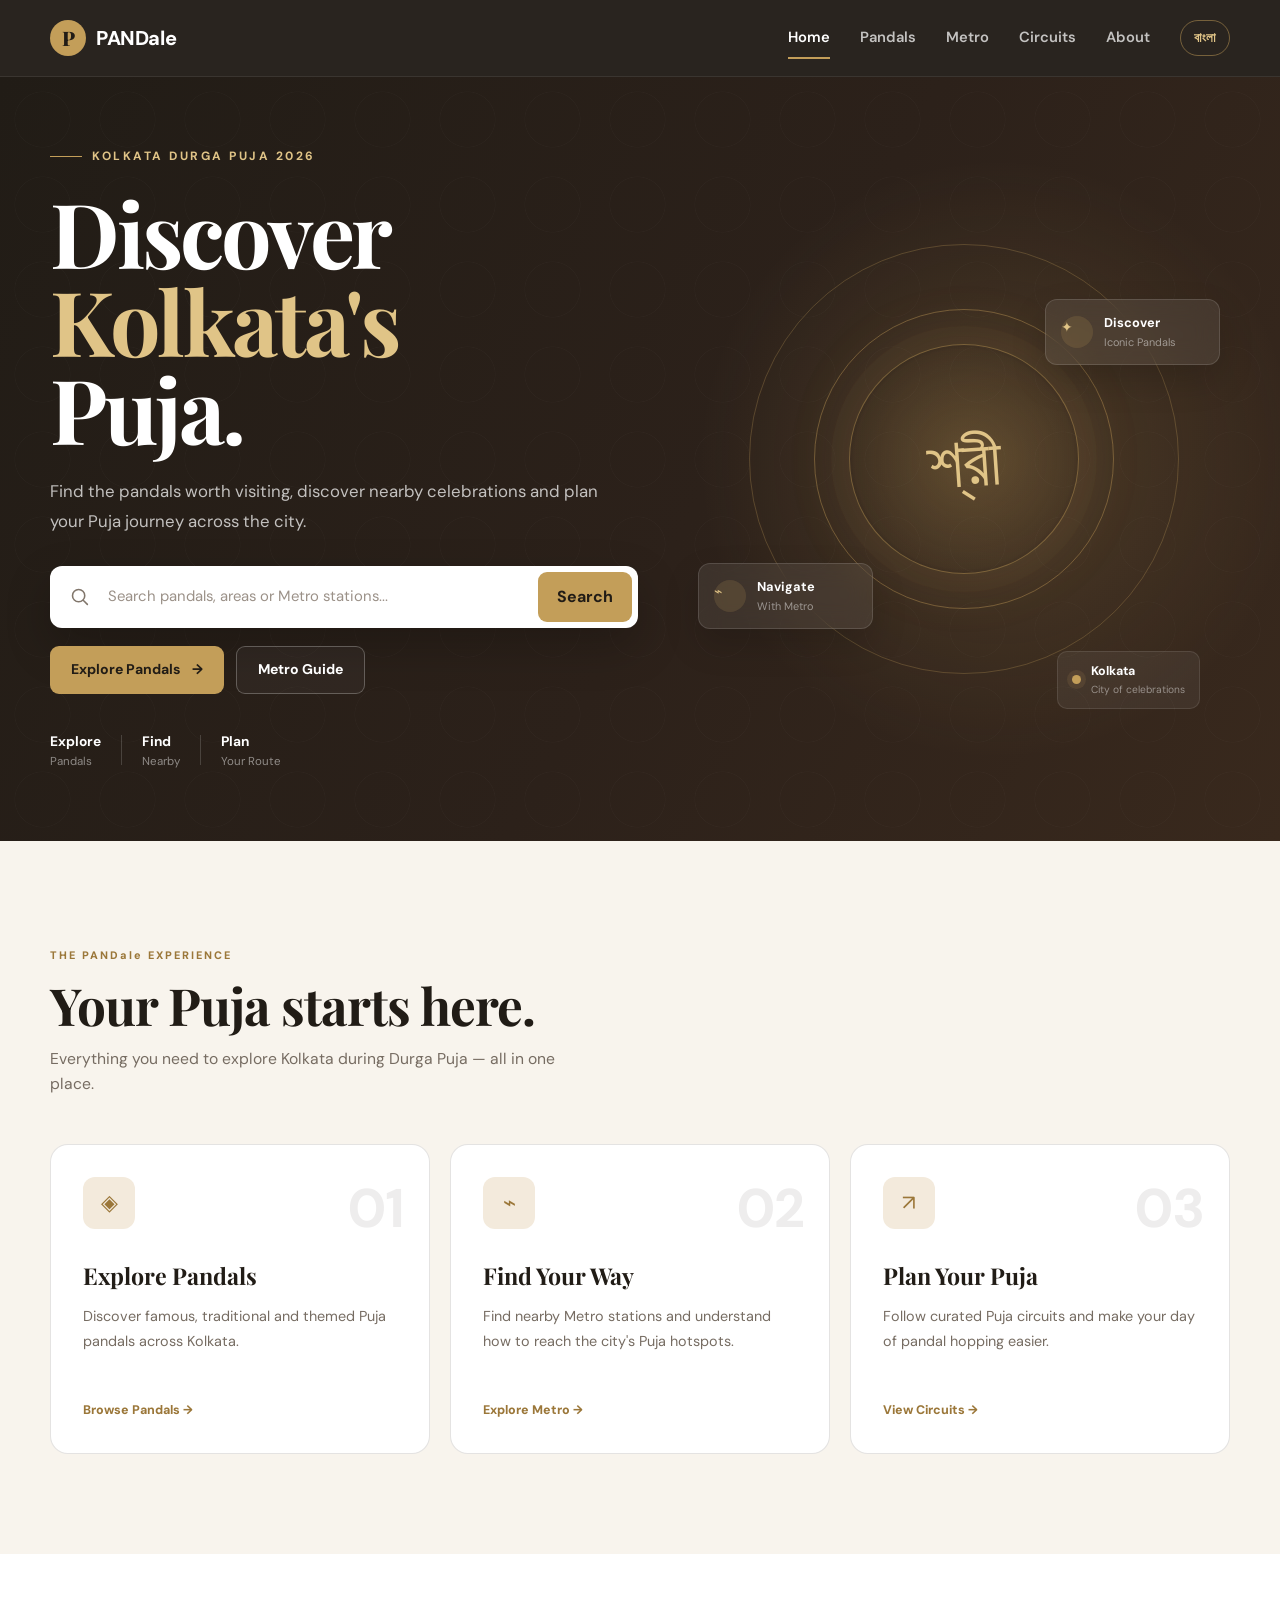
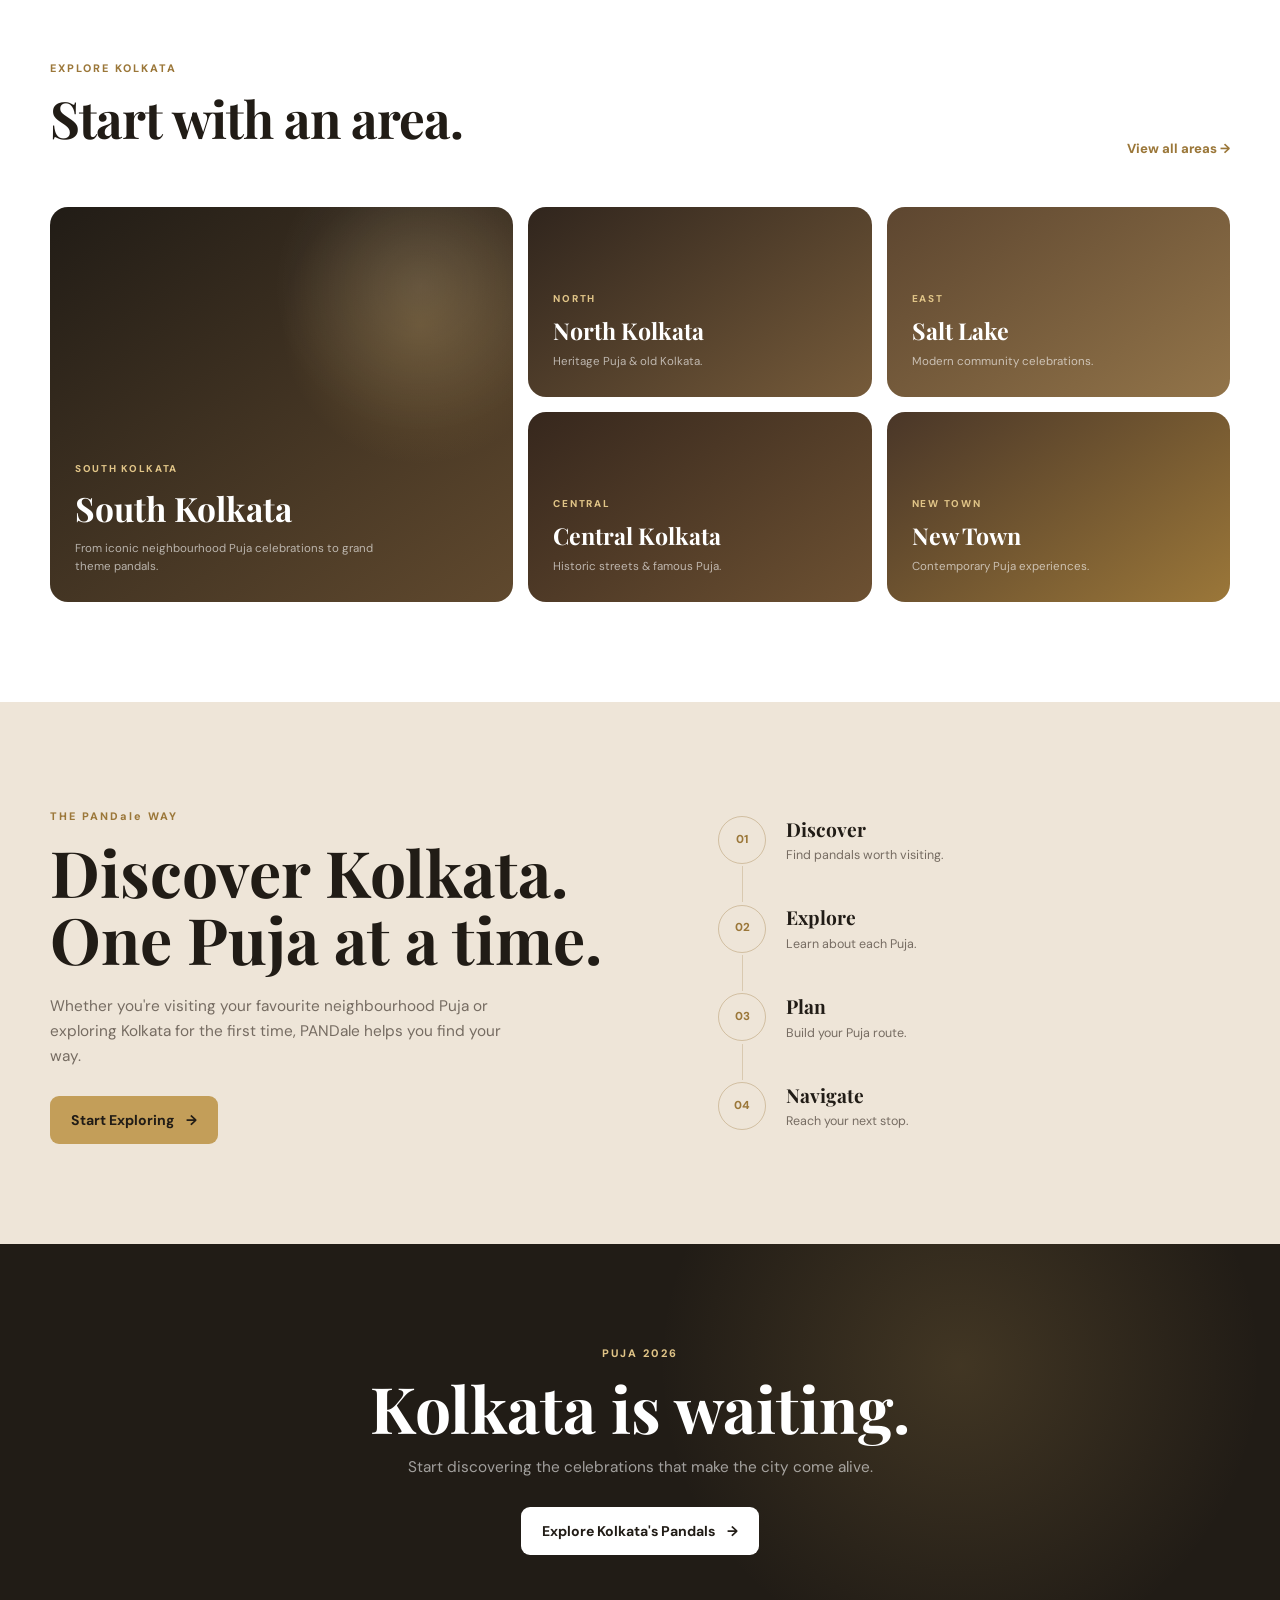
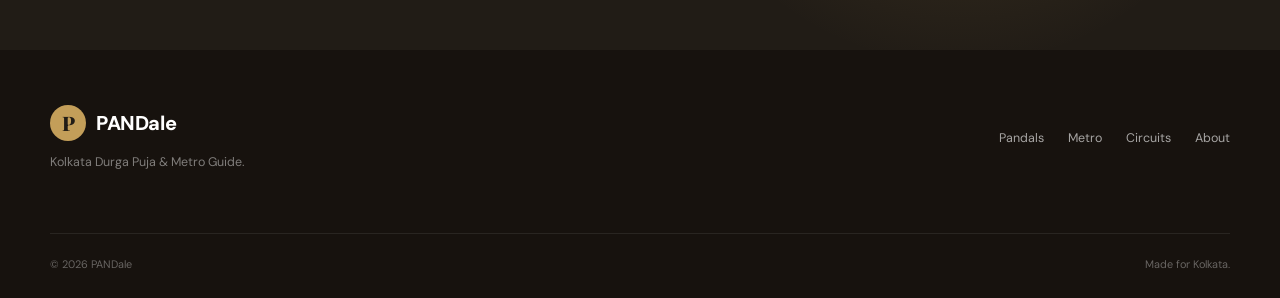
<file: index.html>
<!DOCTYPE html>
<html lang="en">

<head>

    <!-- =========================================
         BASIC PAGE SETTINGS
    ========================================== -->

    <meta charset="UTF-8">

    <meta
        name="viewport"
        content="width=device-width, initial-scale=1.0"
    >

    <meta
        name="description"
        content="PANDale — Kolkata Durga Puja & Metro Guide. Discover pandals, explore Puja areas and plan your Kolkata Puja journey."
    >

    <meta
        name="theme-color"
        content="#211c16"
    >

    <title>
        PANDale | Kolkata Durga Puja & Metro Guide
    </title>


    <!-- =========================================
         GOOGLE FONT
    ========================================== -->

    <link rel="preconnect" href="https://fonts.googleapis.com">

    <link
        rel="preconnect"
        href="https://fonts.gstatic.com"
        crossorigin
    >

    <link
        href="https://fonts.googleapis.com/css2?family=DM+Sans:wght@400;500;600;700&family=Playfair+Display:wght@600;700;800&display=swap"
        rel="stylesheet"
    >


    <!-- =========================================
         MAIN CSS
    ========================================== -->

    <link
        rel="stylesheet"
        href="css/style.css"
    >

</head>


<body>


    <!-- =========================================
         NAVIGATION
    ========================================== -->

    <header class="site-header">

        <div class="container navbar">


            <!-- LOGO -->

            <a
                href="index.html"
                class="logo"
                aria-label="PANDale Home"
            >

                <span class="logo-mark">P</span>

                <span class="logo-text">
                    PANDale
                </span>

            </a>


            <!-- DESKTOP NAVIGATION -->

            <nav
                class="desktop-nav"
                aria-label="Main Navigation"
            >

                <a
                    href="index.html"
                    class="nav-link active"
                >
                    Home
                </a>

                <a
                    href="pandals.html"
                    class="nav-link"
                >
                    Pandals
                </a>

                <a
                    href="metro.html"
                    class="nav-link"
                >
                    Metro
                </a>

                <a
                    href="circuits.html"
                    class="nav-link"
                >
                    Circuits
                </a>

                <a
                    href="about.html"
                    class="nav-link"
                >
                    About
                </a>

            </nav>


            <!-- LANGUAGE -->

            <button
                class="language-btn"
                type="button"
                aria-label="Change language"
            >

                <span>বাংলা</span>

            </button>


            <!-- MOBILE MENU BUTTON -->

            <button
                class="mobile-menu-btn"
                type="button"
                aria-label="Open menu"
                aria-expanded="false"
            >

                <span></span>
                <span></span>
                <span></span>

            </button>

        </div>


        <!-- MOBILE NAVIGATION -->

        <div class="mobile-nav">

            <a href="index.html">
                Home
            </a>

            <a href="pandals.html">
                Pandals
            </a>

            <a href="metro.html">
                Metro Guide
            </a>

            <a href="circuits.html">
                Puja Circuits
            </a>

            <a href="about.html">
                About PANDale
            </a>

        </div>

    </header>



    <!-- =========================================
         MAIN CONTENT
    ========================================== -->

    <main>


        <!-- =====================================
             HERO SECTION
        ====================================== -->

        <section class="hero">

            <div class="hero-pattern"></div>

            <div class="container hero-container">


                <!-- HERO CONTENT -->

                <div class="hero-content">

                    <div class="hero-eyebrow">

                        <span class="eyebrow-line"></span>

                        KOLKATA DURGA PUJA 2026

                    </div>


                    <h1>

                        Discover

                        <span>Kolkata's</span>

                        Puja.

                    </h1>


                    <p class="hero-description">

                        Find the pandals worth visiting,
                        discover nearby celebrations and
                        plan your Puja journey across the city.

                    </p>


                    <!-- SEARCH -->

                    <div class="hero-search">

                        <div class="search-icon">

                            <svg
                                width="21"
                                height="21"
                                viewBox="0 0 24 24"
                                fill="none"
                                xmlns="http://www.w3.org/2000/svg"
                            >

                                <circle
                                    cx="11"
                                    cy="11"
                                    r="7"
                                    stroke="currentColor"
                                    stroke-width="1.8"
                                />

                                <path
                                    d="M16.5 16.5L21 21"
                                    stroke="currentColor"
                                    stroke-width="1.8"
                                    stroke-linecap="round"
                                />

                            </svg>

                        </div>


                        <input
                            type="text"
                            placeholder="Search pandals, areas or Metro stations..."
                            aria-label="Search pandals"
                        >


                        <button
                            type="button"
                            class="search-btn"
                        >

                            Search

                        </button>

                    </div>


                    <!-- HERO BUTTONS -->

                    <div class="hero-actions">

                        <a
                            href="pandals.html"
                            class="btn btn-primary"
                        >

                            Explore Pandals

                            <span>→</span>

                        </a>


                        <a
                            href="metro.html"
                            class="btn btn-secondary"
                        >

                            Metro Guide

                        </a>

                    </div>


                    <!-- HERO QUICK INFO -->

                    <div class="hero-info">

                        <div class="hero-info-item">

                            <strong>Explore</strong>

                            <span>Pandals</span>

                        </div>


                        <div class="hero-info-divider"></div>


                        <div class="hero-info-item">

                            <strong>Find</strong>

                            <span>Nearby</span>

                        </div>


                        <div class="hero-info-divider"></div>


                        <div class="hero-info-item">

                            <strong>Plan</strong>

                            <span>Your Route</span>

                        </div>

                    </div>

                </div>


                <!-- HERO VISUAL -->

                <div class="hero-visual">

                    <div class="hero-circle circle-one"></div>

                    <div class="hero-circle circle-two"></div>


                    <div class="hero-symbol">

                        <span>শ্রী</span>

                    </div>


                    <div class="hero-location-card">

                        <div class="location-dot"></div>

                        <div>

                            <strong>Kolkata</strong>

                            <span>City of celebrations</span>

                        </div>

                    </div>


                    <div class="floating-card floating-card-top">

                        <span class="floating-icon">✦</span>

                        <div>

                            <strong>Discover</strong>

                            <span>Iconic Pandals</span>

                        </div>

                    </div>


                    <div class="floating-card floating-card-bottom">

                        <span class="floating-icon">⌁</span>

                        <div>

                            <strong>Navigate</strong>

                            <span>With Metro</span>

                        </div>

                    </div>

                </div>

            </div>

        </section>



        <!-- =====================================
             INTRO SECTION
        ====================================== -->

        <section class="section intro-section">

            <div class="container">

                <div class="section-heading">

                    <span class="section-label">
                        THE PANDale EXPERIENCE
                    </span>

                    <h2>
                        Your Puja starts here.
                    </h2>

                    <p>
                        Everything you need to explore
                        Kolkata during Durga Puja —
                        all in one place.
                    </p>

                </div>


                <div class="experience-grid">


                    <!-- CARD 1 -->

                    <a
                        href="pandals.html"
                        class="experience-card"
                    >

                        <div class="experience-number">
                            01
                        </div>

                        <div class="experience-icon">
                            ◈
                        </div>

                        <h3>
                            Explore Pandals
                        </h3>

                        <p>
                            Discover famous, traditional and
                            themed Puja pandals across Kolkata.
                        </p>

                        <span class="card-link">
                            Browse Pandals →
                        </span>

                    </a>


                    <!-- CARD 2 -->

                    <a
                        href="metro.html"
                        class="experience-card"
                    >

                        <div class="experience-number">
                            02
                        </div>

                        <div class="experience-icon">
                            ⌁
                        </div>

                        <h3>
                            Find Your Way
                        </h3>

                        <p>
                            Find nearby Metro stations and
                            understand how to reach the city's
                            Puja hotspots.
                        </p>

                        <span class="card-link">
                            Explore Metro →
                        </span>

                    </a>


                    <!-- CARD 3 -->

                    <a
                        href="circuits.html"
                        class="experience-card"
                    >

                        <div class="experience-number">
                            03
                        </div>

                        <div class="experience-icon">
                            ↗
                        </div>

                        <h3>
                            Plan Your Puja
                        </h3>

                        <p>
                            Follow curated Puja circuits and
                            make your day of pandal hopping easier.
                        </p>

                        <span class="card-link">
                            View Circuits →
                        </span>

                    </a>

                </div>

            </div>

        </section>



        <!-- =====================================
             POPULAR AREAS
        ====================================== -->

        <section class="section areas-section">

            <div class="container">


                <div class="section-heading split-heading">

                    <div>

                        <span class="section-label">
                            EXPLORE KOLKATA
                        </span>

                        <h2>
                            Start with an area.
                        </h2>

                    </div>


                    <a
                        href="pandals.html"
                        class="text-link"
                    >
                        View all areas →
                    </a>

                </div>


                <div class="areas-grid">


                    <a
                        href="pandals.html"
                        class="area-card area-large"
                    >

                        <div class="area-overlay"></div>

                        <div class="area-content">

                            <span>
                                SOUTH KOLKATA
                            </span>

                            <h3>
                                South Kolkata
                            </h3>

                            <p>
                                From iconic neighbourhood
                                Puja celebrations to grand
                                theme pandals.
                            </p>

                        </div>

                    </a>


                    <a
                        href="pandals.html"
                        class="area-card"
                    >

                        <div class="area-content">

                            <span>
                                NORTH
                            </span>

                            <h3>
                                North Kolkata
                            </h3>

                            <p>
                                Heritage Puja & old Kolkata.
                            </p>

                        </div>

                    </a>


                    <a
                        href="pandals.html"
                        class="area-card"
                    >

                        <div class="area-content">

                            <span>
                                EAST
                            </span>

                            <h3>
                                Salt Lake
                            </h3>

                            <p>
                                Modern community celebrations.
                            </p>

                        </div>

                    </a>


                    <a
                        href="pandals.html"
                        class="area-card"
                    >

                        <div class="area-content">

                            <span>
                                CENTRAL
                            </span>

                            <h3>
                                Central Kolkata
                            </h3>

                            <p>
                                Historic streets & famous Puja.
                            </p>

                        </div>

                    </a>


                    <a
                        href="pandals.html"
                        class="area-card"
                    >

                        <div class="area-content">

                            <span>
                                NEW TOWN
                            </span>

                            <h3>
                                New Town
                            </h3>

                            <p>
                                Contemporary Puja experiences.
                            </p>

                        </div>

                    </a>

                </div>

            </div>

        </section>



        <!-- =====================================
             PUJA JOURNEY
        ====================================== -->

        <section class="section journey-section">

            <div class="container">


                <div class="journey-wrapper">


                    <div class="journey-content">

                        <span class="section-label">
                            THE PANDale WAY
                        </span>

                        <h2>
                            Discover Kolkata.
                            <br>
                            One Puja at a time.
                        </h2>

                        <p>
                            Whether you're visiting your
                            favourite neighbourhood Puja or
                            exploring Kolkata for the first time,
                            PANDale helps you find your way.
                        </p>


                        <a
                            href="pandals.html"
                            class="btn btn-primary"
                        >
                            Start Exploring
                            <span>→</span>
                        </a>

                    </div>


                    <div class="journey-steps">


                        <div class="journey-step">

                            <div class="step-number">
                                01
                            </div>

                            <div>

                                <h3>
                                    Discover
                                </h3>

                                <p>
                                    Find pandals worth visiting.
                                </p>

                            </div>

                        </div>


                        <div class="journey-line"></div>


                        <div class="journey-step">

                            <div class="step-number">
                                02
                            </div>

                            <div>

                                <h3>
                                    Explore
                                </h3>

                                <p>
                                    Learn about each Puja.
                                </p>

                            </div>

                        </div>


                        <div class="journey-line"></div>


                        <div class="journey-step">

                            <div class="step-number">
                                03
                            </div>

                            <div>

                                <h3>
                                    Plan
                                </h3>

                                <p>
                                    Build your Puja route.
                                </p>

                            </div>

                        </div>


                        <div class="journey-line"></div>


                        <div class="journey-step">

                            <div class="step-number">
                                04
                            </div>

                            <div>

                                <h3>
                                    Navigate
                                </h3>

                                <p>
                                    Reach your next stop.
                                </p>

                            </div>

                        </div>

                    </div>

                </div>

            </div>

        </section>



        <!-- =====================================
             FINAL CTA
        ====================================== -->

        <section class="cta-section">

            <div class="container">

                <div class="cta-content">

                    <span class="section-label">
                        PUJA 2026
                    </span>

                    <h2>
                        Kolkata is waiting.
                    </h2>

                    <p>
                        Start discovering the celebrations
                        that make the city come alive.
                    </p>

                    <a
                        href="pandals.html"
                        class="btn btn-light"
                    >
                        Explore Kolkata's Pandals
                        <span>→</span>
                    </a>

                </div>

            </div>

        </section>

    </main>



    <!-- =========================================
         FOOTER
    ========================================== -->

    <footer class="site-footer">

        <div class="container footer-container">


            <div class="footer-brand">

                <a
                    href="index.html"
                    class="logo"
                >

                    <span class="logo-mark">
                        P
                    </span>

                    <span class="logo-text">
                        PANDale
                    </span>

                </a>

                <p>
                    Kolkata Durga Puja & Metro Guide.
                </p>

            </div>


            <div class="footer-links">

                <a href="pandals.html">
                    Pandals
                </a>

                <a href="metro.html">
                    Metro
                </a>

                <a href="circuits.html">
                    Circuits
                </a>

                <a href="about.html">
                    About
                </a>

            </div>


            <div class="footer-bottom">

                <span>
                    © 2026 PANDale
                </span>

                <span>
                    Made for Kolkata.
                </span>

            </div>

        </div>

    </footer>



    <!-- =========================================
         JAVASCRIPT
    ========================================== -->

    <script src="js/app.js"></script>

</body>

</html>
</file>
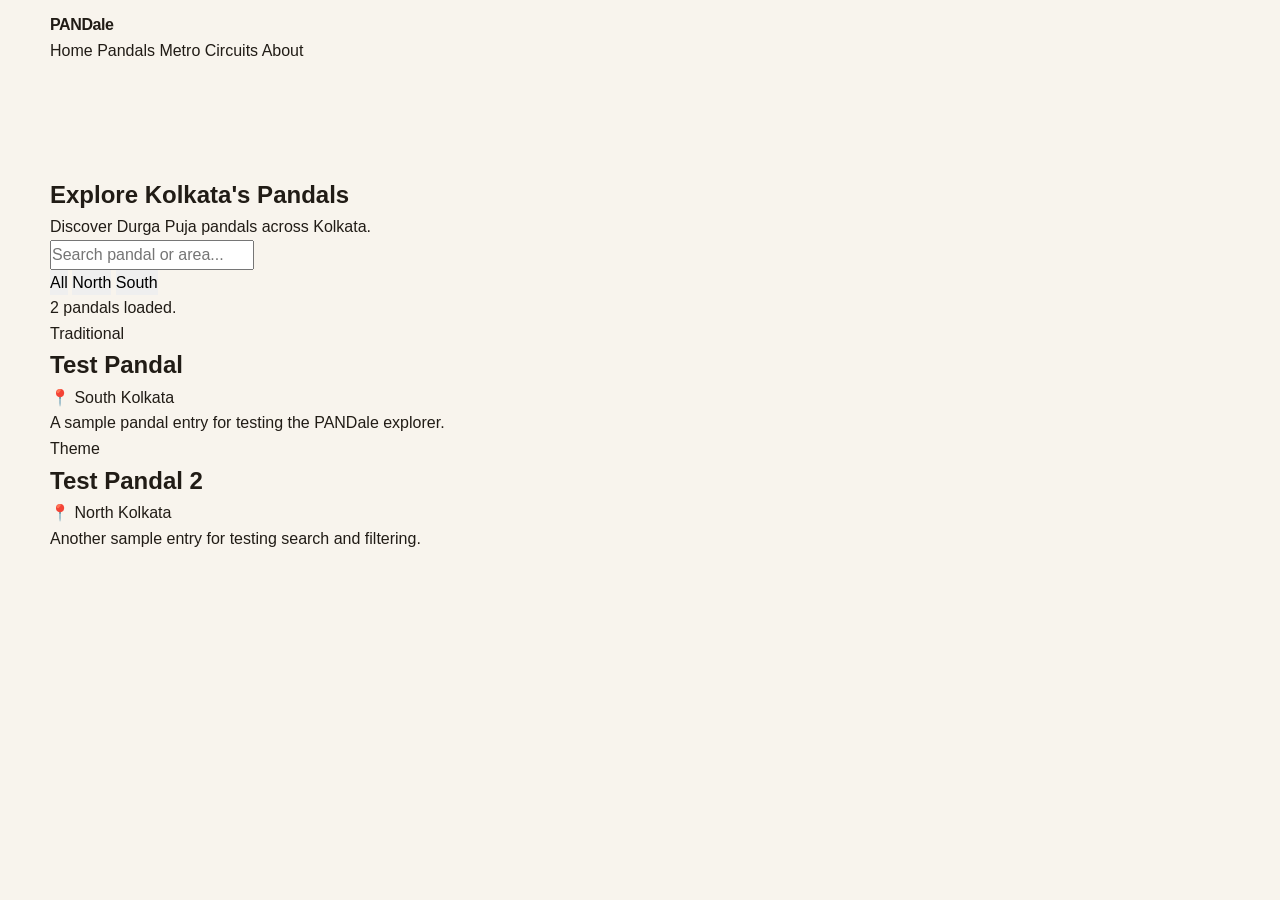
<file: pandals.html>
<!DOCTYPE html>
<html lang="en">

<head>
    <meta charset="UTF-8">

    <meta
        name="viewport"
        content="width=device-width, initial-scale=1.0"
    >

    <title>Pandals | PANDale Kolkata</title>

    <meta
        name="description"
        content="Explore Durga Puja pandals across Kolkata with PANDale."
    >

    <link
        rel="stylesheet"
        href="./css/style.css"
    >
</head>


<body>

    <!-- =========================================
         NAVIGATION
    ========================================== -->

    <header>
        <nav class="navbar">

            <div class="container nav-inner">

                <a
                    href="./index.html"
                    class="logo"
                >
                    PANDale
                </a>


                <div class="nav-links">

                    <a href="./index.html">
                        Home
                    </a>

                    <a
                        href="./pandals.html"
                        class="active"
                    >
                        Pandals
                    </a>

                    <a href="./metro.html">
                        Metro
                    </a>

                    <a href="./circuits.html">
                        Circuits
                    </a>

                    <a href="./about.html">
                        About
                    </a>

                </div>

            </div>

        </nav>
    </header>



    <!-- =========================================
         MAIN CONTENT
    ========================================== -->

    <main>

        <section class="section">

            <div class="container">


                <!-- PAGE TITLE -->

                <h1>
                    Explore Kolkata's Pandals
                </h1>


                <p>
                    Discover Durga Puja pandals across Kolkata.
                </p>



                <!-- =================================
                     SEARCH
                ================================== -->

                <div class="pandal-search">

                    <input
                        type="text"
                        id="pandalSearch"
                        placeholder="Search pandal or area..."
                        autocomplete="off"
                    >

                </div>



                <!-- =================================
                     FILTERS
                ================================== -->

                <div class="pandal-filter">

                    <button
                        type="button"
                        class="filter-btn active"
                        data-zone="all"
                    >
                        All
                    </button>


                    <button
                        type="button"
                        class="filter-btn"
                        data-zone="North"
                    >
                        North
                    </button>


                    <button
                        type="button"
                        class="filter-btn"
                        data-zone="South"
                    >
                        South
                    </button>

                </div>



                <!-- =================================
                     STATUS
                ================================== -->

                <div id="pandalStatus">

                    <p>
                        Loading pandals...
                    </p>

                </div>



                <!-- =================================
                     PANDAL GRID
                ================================== -->

                <div
                    id="pandalGrid"
                    class="pandal-grid"
                >
                </div>


            </div>

        </section>

    </main>



    <!-- =========================================
         PANDAL JAVASCRIPT
    ========================================== -->

    <script>

        /* -----------------------------------------
           GLOBAL VARIABLES
        ------------------------------------------ */

        let allPandals = [];

        let selectedZone = "all";



        /* -----------------------------------------
           LOAD PANDALS FROM JSON
        ------------------------------------------ */

        async function loadPandals() {

            const status =
                document.getElementById("pandalStatus");

            const grid =
                document.getElementById("pandalGrid");


            try {

                const response =
                    await fetch("./data/pandals.json");


                /* Check if JSON file exists */

                if (!response.ok) {

                    throw new Error(
                        "JSON file could not be loaded. HTTP status: "
                        + response.status
                    );

                }


                /* Convert response into JSON */

                const data =
                    await response.json();


                /* Check JSON structure */

                if (
                    !data ||
                    !Array.isArray(data.pandals)
                ) {

                    throw new Error(
                        "Invalid JSON structure. Expected a 'pandals' array."
                    );

                }


                /* Store data */

                allPandals =
                    data.pandals;


                /* Update status */

                status.innerHTML =
                    "<p>" +
                    allPandals.length +
                    " pandals loaded.</p>";


                /* Display pandals */

                displayPandals();


            } catch (error) {

                console.error(
                    "PANDale Error:",
                    error
                );


                status.innerHTML = `
                    <div class="empty-state">

                        <h2>
                            Unable to Load Pandals
                        </h2>

                        <p>
                            There was a problem loading the
                            pandal data.
                        </p>

                    </div>
                `;


                grid.innerHTML = "";

            }

        }



        /* -----------------------------------------
           DISPLAY PANDALS
        ------------------------------------------ */

        function displayPandals() {

            const grid =
                document.getElementById("pandalGrid");


            const searchInput =
                document.getElementById("pandalSearch");


            const searchText =
                searchInput.value
                    .trim()
                    .toLowerCase();


            /* Filter data */

            const filteredPandals =
                allPandals.filter(function(pandal) {


                    /* Search match */

                    const name =
                        String(
                            pandal.name || ""
                        ).toLowerCase();


                    const area =
                        String(
                            pandal.area || ""
                        ).toLowerCase();


                    const matchesSearch =
                        name.includes(searchText) ||
                        area.includes(searchText);


                    /* Zone match */

                    const matchesZone =
                        selectedZone === "all" ||
                        pandal.zone === selectedZone;


                    return (
                        matchesSearch &&
                        matchesZone
                    );

                });


            /* Clear previous cards */

            grid.innerHTML = "";


            /* No results */

            if (
                filteredPandals.length === 0
            ) {

                grid.innerHTML = `
                    <div class="empty-state">

                        <h2>
                            No Pandals Found
                        </h2>

                        <p>
                            Try another search or filter.
                        </p>

                    </div>
                `;

                return;

            }



            /* Create cards */

            filteredPandals.forEach(
                function(pandal) {


                    const card =
                        document.createElement(
                            "article"
                        );


                    card.className =
                        "pandal-card";


                    card.innerHTML = `

                        <div class="pandal-card-content">

                            <span class="pandal-category">
                                ${pandal.category || "Pandal"}
                            </span>


                            <h2>
                                ${pandal.name || "Unnamed Pandal"}
                            </h2>


                            <p class="pandal-area">
                                📍 ${pandal.area || "Kolkata"}
                            </p>


                            <p>
                                ${
                                    pandal.description ||
                                    "Durga Puja pandal information."
                                }
                            </p>

                        </div>

                    `;


                    grid.appendChild(card);

                }
            );

        }



        /* -----------------------------------------
           SEARCH EVENT
        ------------------------------------------ */

        document
            .getElementById("pandalSearch")
            .addEventListener(
                "input",
                function() {

                    displayPandals();

                }
            );



        /* -----------------------------------------
           FILTER EVENTS
        ------------------------------------------ */

        document
            .querySelectorAll(".filter-btn")
            .forEach(
                function(button) {


                    button.addEventListener(
                        "click",
                        function() {


                            /* Remove active
                               from all buttons */

                            document
                                .querySelectorAll(
                                    ".filter-btn"
                                )
                                .forEach(
                                    function(btn) {

                                        btn.classList
                                            .remove(
                                                "active"
                                            );

                                    }
                                );


                            /* Activate
                               selected button */

                            this.classList.add(
                                "active"
                            );


                            /* Store zone */

                            selectedZone =
                                this.dataset.zone;


                            /* Refresh cards */

                            displayPandals();

                        }
                    );

                }
            );



        /* -----------------------------------------
           START APPLICATION
        ------------------------------------------ */

        loadPandals();

    </script>

</body>

</html>
</file>
<file: css/style.css>
/* =========================================================
   PANDale — Kolkata Durga Puja & Metro Guide
   MAIN STYLESHEET
========================================================= */


/* =========================================================
   01. RESET
========================================================= */

* {
    margin: 0;
    padding: 0;
    box-sizing: border-box;
}

html {
    scroll-behavior: smooth;
}

body {
    font-family: "DM Sans", Arial, sans-serif;
    background: #f8f4ed;
    color: #211c16;
    line-height: 1.6;
    overflow-x: hidden;
}

a {
    color: inherit;
    text-decoration: none;
}

button,
input {
    font: inherit;
}

button {
    border: 0;
}

img {
    max-width: 100%;
    display: block;
}


/* =========================================================
   02. VARIABLES
========================================================= */

:root {

    --dark: #211c16;

    --dark-soft: #30251d;

    --gold: #c39e59;

    --gold-light: #e0c487;

    --cream: #f8f4ed;

    --cream-dark: #eee5d8;

    --white: #ffffff;

    --text-muted: #766c62;

    --border: rgba(33, 28, 22, 0.12);

    --shadow: 0 18px 50px rgba(33, 28, 22, 0.10);

    --radius: 18px;

    --container: 1180px;
}


/* =========================================================
   03. GLOBAL CONTAINER
========================================================= */

.container {
    width: min(var(--container), calc(100% - 40px));
    margin: 0 auto;
}


/* =========================================================
   04. HEADER
========================================================= */

.site-header {
    position: sticky;
    top: 0;
    z-index: 1000;

    background: rgba(33, 28, 22, 0.96);

    color: var(--white);

    border-bottom: 1px solid rgba(255, 255, 255, 0.08);

    backdrop-filter: blur(14px);
}

.navbar {
    min-height: 76px;

    display: flex;
    align-items: center;
    justify-content: space-between;

    gap: 30px;
}


/* =========================================================
   LOGO
========================================================= */

.logo {
    display: inline-flex;
    align-items: center;
    gap: 10px;

    font-weight: 800;

    letter-spacing: -0.4px;
}

.logo-mark {
    width: 36px;
    height: 36px;

    display: grid;
    place-items: center;

    background: var(--gold);

    color: var(--dark);

    border-radius: 50%;

    font-family: "Playfair Display", serif;

    font-size: 20px;
    font-weight: 800;
}

.logo-text {
    font-size: 1.25rem;
}


/* =========================================================
   DESKTOP NAV
========================================================= */

.desktop-nav {
    display: flex;
    align-items: center;

    gap: 30px;

    margin-left: auto;
}

.nav-link {
    position: relative;

    color: rgba(255, 255, 255, 0.72);

    font-size: 0.92rem;
    font-weight: 600;

    transition: color 0.2s ease;
}

.nav-link:hover,
.nav-link.active {
    color: var(--white);
}

.nav-link.active::after {
    content: "";

    position: absolute;

    left: 0;
    right: 0;

    bottom: -9px;

    width: 100%;
    height: 2px;

    background: var(--gold);
}


/* =========================================================
   LANGUAGE BUTTON
========================================================= */

.language-btn {
    background: transparent;

    color: var(--gold-light);

    border: 1px solid rgba(195, 158, 89, 0.5);

    border-radius: 999px;

    padding: 7px 13px;

    cursor: pointer;

    font-size: 0.8rem;
    font-weight: 600;

    transition: 0.2s ease;
}

.language-btn:hover {
    background: var(--gold);

    color: var(--dark);
}


/* =========================================================
   MOBILE MENU
========================================================= */

.mobile-menu-btn {
    display: none;

    width: 42px;
    height: 42px;

    background: transparent;

    cursor: pointer;

    flex-direction: column;

    align-items: center;
    justify-content: center;

    gap: 5px;
}

.mobile-menu-btn span {
    display: block;

    width: 22px;
    height: 2px;

    background: var(--white);

    border-radius: 10px;
}

.mobile-nav {
    display: none;
}


/* =========================================================
   05. HERO
========================================================= */

.hero {
    position: relative;

    min-height: 700px;

    display: flex;
    align-items: center;

    overflow: hidden;

    background:

        radial-gradient(
            circle at 78% 50%,
            rgba(195, 158, 89, 0.18),
            transparent 28%
        ),

        linear-gradient(
            120deg,
            #211c16 0%,
            #2c211a 55%,
            #39291d 100%
        );

    color: var(--white);
}


/* =========================================================
   HERO PATTERN
========================================================= */

.hero-pattern {
    position: absolute;

    inset: 0;

    opacity: 0.09;

    background-image:

        radial-gradient(
            circle at center,
            transparent 0 45%,
            rgba(255,255,255,0.25) 46%,
            transparent 47%
        );

    background-size: 85px 85px;

    pointer-events: none;
}


/* =========================================================
   HERO CONTAINER
========================================================= */

.hero-container {
    position: relative;
    z-index: 2;

    display: grid;

    grid-template-columns: 1.05fr 0.95fr;

    align-items: center;

    gap: 60px;

    min-height: 700px;
}


/* =========================================================
   HERO CONTENT
========================================================= */

.hero-content {
    padding: 70px 0;
}

.hero-eyebrow {
    display: flex;
    align-items: center;

    gap: 10px;

    margin-bottom: 22px;

    color: var(--gold-light);

    font-size: 0.75rem;

    font-weight: 700;

    letter-spacing: 2.5px;
}

.eyebrow-line {
    width: 32px;
    height: 1px;

    background: var(--gold);
}

.hero h1 {
    max-width: 700px;

    margin-bottom: 24px;

    font-family: "Playfair Display", Georgia, serif;

    font-size: clamp(3.4rem, 7vw, 6.4rem);

    line-height: 0.98;

    letter-spacing: -3px;
}

.hero h1 span {
    display: block;

    color: var(--gold-light);
}

.hero-description {
    max-width: 570px;

    margin-bottom: 30px;

    color: rgba(255, 255, 255, 0.72);

    font-size: 1.05rem;

    line-height: 1.8;
}


/* =========================================================
   HERO SEARCH
========================================================= */

.hero-search {
    max-width: 630px;

    display: flex;
    align-items: center;

    background: var(--white);

    border-radius: 12px;

    padding: 6px;

    box-shadow: 0 18px 45px rgba(0, 0, 0, 0.22);

    margin-bottom: 18px;
}

.search-icon {
    display: grid;
    place-items: center;

    width: 46px;

    color: #81766b;
}

.hero-search input {
    flex: 1;

    min-width: 0;

    border: 0;
    outline: 0;

    background: transparent;

    color: var(--dark);

    padding: 12px 6px;

    font-size: 0.93rem;
}

.hero-search input::placeholder {
    color: #9b9188;
}

.search-btn {
    background: var(--gold);

    color: var(--dark);

    border-radius: 9px;

    padding: 12px 19px;

    font-weight: 700;

    cursor: pointer;

    transition: 0.2s ease;
}

.search-btn:hover {
    background: var(--gold-light);
}


/* =========================================================
   HERO BUTTONS
========================================================= */

.hero-actions {
    display: flex;

    align-items: center;

    gap: 12px;

    margin-bottom: 36px;
}

.btn {
    display: inline-flex;

    align-items: center;
    justify-content: center;

    gap: 12px;

    min-height: 48px;

    padding: 0 21px;

    border-radius: 9px;

    font-size: 0.88rem;

    font-weight: 700;

    cursor: pointer;

    transition:
        transform 0.2s ease,
        background 0.2s ease,
        color 0.2s ease;
}

.btn:hover {
    transform: translateY(-2px);
}

.btn-primary {
    background: var(--gold);

    color: var(--dark);
}

.btn-primary:hover {
    background: var(--gold-light);
}

.btn-secondary {
    border: 1px solid rgba(255, 255, 255, 0.25);

    color: var(--white);

    background: rgba(255, 255, 255, 0.04);
}

.btn-secondary:hover {
    background: rgba(255, 255, 255, 0.1);
}


/* =========================================================
   HERO INFO
========================================================= */

.hero-info {
    display: flex;

    align-items: center;

    gap: 20px;
}

.hero-info-item {
    display: flex;

    flex-direction: column;

    gap: 1px;
}

.hero-info-item strong {
    color: var(--white);

    font-size: 0.86rem;
}

.hero-info-item span {
    color: rgba(255, 255, 255, 0.48);

    font-size: 0.72rem;
}

.hero-info-divider {
    width: 1px;
    height: 30px;

    background: rgba(255, 255, 255, 0.16);
}


/* =========================================================
   HERO VISUAL
========================================================= */

.hero-visual {
    position: relative;

    min-height: 520px;

    display: grid;

    place-items: center;
}

.hero-circle {
    position: absolute;

    border-radius: 50%;

    border: 1px solid rgba(195, 158, 89, 0.28);
}

.circle-one {
    width: 430px;
    height: 430px;
}

.circle-two {
    width: 300px;
    height: 300px;

    border-color: rgba(195, 158, 89, 0.42);
}


/* =========================================================
   HERO SYMBOL
========================================================= */

.hero-symbol {
    position: relative;
    z-index: 2;

    width: 230px;
    height: 230px;

    display: grid;
    place-items: center;

    border-radius: 50%;

    background:

        radial-gradient(
            circle,
            rgba(195, 158, 89, 0.20),
            rgba(195, 158, 89, 0.03) 68%,
            transparent 70%
        );

    border: 1px solid rgba(195, 158, 89, 0.45);

    box-shadow:

        0 0 0 18px rgba(195, 158, 89, 0.03),
        0 0 70px rgba(195, 158, 89, 0.12);
}

.hero-symbol span {
    font-family: "Playfair Display", serif;

    color: var(--gold-light);

    font-size: 4.3rem;

    transform: rotate(-4deg);
}


/* =========================================================
   FLOATING CARDS
========================================================= */

.floating-card {
    position: absolute;
    z-index: 4;

    display: flex;
    align-items: center;

    gap: 11px;

    min-width: 175px;

    padding: 13px 15px;

    background: rgba(255, 255, 255, 0.08);

    border: 1px solid rgba(255, 255, 255, 0.13);

    border-radius: 12px;

    backdrop-filter: blur(12px);

    box-shadow: 0 15px 35px rgba(0, 0, 0, 0.15);
}

.floating-card strong,
.floating-card span {
    display: block;
}

.floating-card strong {
    color: var(--white);

    font-size: 0.8rem;
}

.floating-card div span {
    color: rgba(255, 255, 255, 0.48);

    font-size: 0.68rem;
}

.floating-icon {
    width: 32px;
    height: 32px;

    display: grid;
    place-items: center;

    border-radius: 50%;

    background: rgba(195, 158, 89, 0.17);

    color: var(--gold-light);

    font-size: 0.9rem;
}

.floating-card-top {
    top: 100px;
    right: 10px;
}

.floating-card-bottom {
    bottom: 90px;
    left: 0;
}


/* =========================================================
   LOCATION CARD
========================================================= */

.hero-location-card {
    position: absolute;

    bottom: 10px;
    right: 30px;

    display: flex;
    align-items: center;

    gap: 10px;

    padding: 10px 14px;

    background: rgba(255, 255, 255, 0.06);

    border: 1px solid rgba(255, 255, 255, 0.10);

    border-radius: 10px;
}

.hero-location-card strong,
.hero-location-card span {
    display: block;
}

.hero-location-card strong {
    font-size: 0.78rem;
}

.hero-location-card span {
    color: rgba(255, 255, 255, 0.45);

    font-size: 0.64rem;
}

.location-dot {
    width: 9px;
    height: 9px;

    border-radius: 50%;

    background: var(--gold);

    box-shadow: 0 0 0 5px rgba(195, 158, 89, 0.12);
}


/* =========================================================
   06. SECTIONS
========================================================= */

.section {
    padding: 100px 0;
}

.intro-section {
    background: var(--cream);
}

.section-heading {
    max-width: 680px;

    margin-bottom: 48px;
}

.section-label {
    display: inline-block;

    margin-bottom: 13px;

    color: #9b7739;

    font-size: 0.68rem;

    font-weight: 800;

    letter-spacing: 2px;
}

.section-heading h2 {
    margin-bottom: 12px;

    font-family: "Playfair Display", Georgia, serif;

    font-size: clamp(2.1rem, 4vw, 3.4rem);

    line-height: 1.1;

    letter-spacing: -1px;
}

.section-heading p {
    max-width: 550px;

    color: var(--text-muted);

    font-size: 0.98rem;
}


/* =========================================================
   07. EXPERIENCE CARDS
========================================================= */

.experience-grid {
    display: grid;

    grid-template-columns: repeat(3, 1fr);

    gap: 20px;
}

.experience-card {
    position: relative;

    min-height: 310px;

    padding: 32px;

    display: flex;

    flex-direction: column;

    background: var(--white);

    border: 1px solid var(--border);

    border-radius: var(--radius);

    overflow: hidden;

    transition:
        transform 0.25s ease,
        box-shadow 0.25s ease,
        border-color 0.25s ease;
}

.experience-card:hover {
    transform: translateY(-6px);

    box-shadow: var(--shadow);

    border-color: rgba(195, 158, 89, 0.4);
}

.experience-number {
    position: absolute;

    top: 20px;
    right: 25px;

    color: rgba(33, 28, 22, 0.08);

    font-size: 3.4rem;

    font-weight: 800;
}

.experience-icon {
    width: 52px;
    height: 52px;

    display: grid;
    place-items: center;

    margin-bottom: 28px;

    border-radius: 12px;

    background: #f3eadc;

    color: #9b7739;

    font-size: 1.35rem;
}

.experience-card h3 {
    margin-bottom: 10px;

    font-family: "Playfair Display", Georgia, serif;

    font-size: 1.45rem;
}

.experience-card p {
    color: var(--text-muted);

    font-size: 0.9rem;

    line-height: 1.7;
}

.card-link {
    margin-top: auto;

    padding-top: 24px;

    color: #9b7739;

    font-size: 0.78rem;

    font-weight: 800;
}


/* =========================================================
   08. AREAS
========================================================= */

.areas-section {
    background: var(--white);
}

.split-heading {
    max-width: none;

    display: flex;

    align-items: end;

    justify-content: space-between;
}

.text-link {
    color: #9b7739;

    font-size: 0.82rem;

    font-weight: 800;
}

.areas-grid {
    display: grid;

    grid-template-columns: 1.35fr 1fr 1fr;

    grid-template-rows: 190px 190px;

    gap: 15px;
}

.area-card {
    position: relative;

    min-height: 180px;

    display: flex;

    align-items: end;

    padding: 25px;

    overflow: hidden;

    border-radius: var(--radius);

    background:

        linear-gradient(
            135deg,
            #3a2b20,
            #8b6836
        );

    color: var(--white);

    transition: transform 0.25s ease;
}

.area-card:hover {
    transform: translateY(-4px);
}

.area-large {
    grid-row: span 2;

    background:

        radial-gradient(
            circle at 80% 20%,
            rgba(255, 255, 255, 0.10),
            transparent 30%
        ),

        linear-gradient(
            145deg,
            #211c16,
            #60492e
        );
}

.area-card:nth-child(2) {
    background: linear-gradient(145deg, #30251d, #765b3a);
}

.area-card:nth-child(3) {
    background: linear-gradient(145deg, #5d4630, #927449);
}

.area-card:nth-child(4) {
    background: linear-gradient(145deg, #36271d, #6d5132);
}

.area-card:nth-child(5) {
    background: linear-gradient(145deg, #493628, #9b7739);
}

.area-content {
    position: relative;

    z-index: 2;
}

.area-content > span {
    display: block;

    margin-bottom: 5px;

    color: var(--gold-light);

    font-size: 0.62rem;

    font-weight: 800;

    letter-spacing: 1.7px;
}

.area-content h3 {
    margin-bottom: 4px;

    font-family: "Playfair Display", Georgia, serif;

    font-size: 1.45rem;
}

.area-content p {
    max-width: 300px;

    color: rgba(255, 255, 255, 0.62);

    font-size: 0.72rem;
}

.area-large .area-content h3 {
    font-size: 2.1rem;
}

.area-overlay {
    position: absolute;

    inset: 0;

    background:
        radial-gradient(
            circle at 80% 30%,
            rgba(195, 158, 89, 0.25),
            transparent 30%
        );
}


/* =========================================================
   09. JOURNEY
========================================================= */

.journey-section {
    background: var(--cream-dark);
}

.journey-wrapper {
    display: grid;

    grid-template-columns: 1fr 0.9fr;

    gap: 100px;

    align-items: center;
}

.journey-content h2 {
    margin-bottom: 22px;

    font-family: "Playfair Display", Georgia, serif;

    font-size: clamp(2.3rem, 5vw, 4rem);

    line-height: 1.05;
}

.journey-content p {
    max-width: 480px;

    margin-bottom: 28px;

    color: var(--text-muted);

    font-size: 0.96rem;
}

.journey-steps {
    padding: 10px 0;
}

.journey-step {
    display: flex;

    align-items: center;

    gap: 20px;
}

.step-number {
    flex-shrink: 0;

    width: 48px;
    height: 48px;

    display: grid;
    place-items: center;

    border: 1px solid rgba(155, 119, 57, 0.35);

    border-radius: 50%;

    color: #9b7739;

    font-size: 0.72rem;

    font-weight: 800;
}

.journey-step h3 {
    margin-bottom: 2px;

    font-family: "Playfair Display", Georgia, serif;

    font-size: 1.2rem;
}

.journey-step p {
    margin: 0;

    color: var(--text-muted);

    font-size: 0.78rem;
}

.journey-line {
    width: 1px;
    height: 36px;

    margin-left: 24px;

    background: rgba(155, 119, 57, 0.25);
}


/* =========================================================
   10. FINAL CTA
========================================================= */

.cta-section {
    position: relative;

    padding: 95px 0;

    overflow: hidden;

    background:

        radial-gradient(
            circle at 75% 30%,
            rgba(195, 158, 89, 0.20),
            transparent 30%
        ),

        #211c16;

    color: var(--white);

    text-align: center;
}

.cta-content {
    max-width: 700px;

    margin: 0 auto;
}

.cta-content .section-label {
    color: var(--gold-light);
}

.cta-content h2 {
    margin-bottom: 15px;

    font-family: "Playfair Display", Georgia, serif;

    font-size: clamp(2.5rem, 5vw, 4.5rem);

    line-height: 1;
}

.cta-content p {
    margin-bottom: 28px;

    color: rgba(255, 255, 255, 0.58);

    font-size: 0.96rem;
}

.btn-light {
    background: var(--white);

    color: var(--dark);
}

.btn-light:hover {
    background: var(--gold-light);
}


/* =========================================================
   11. FOOTER
========================================================= */

.site-footer {
    padding: 55px 0 25px;

    background: #17120e;

    color: var(--white);
}

.footer-container {
    display: grid;

    grid-template-columns: 1fr auto;

    gap: 40px;
}

.footer-brand p {
    margin-top: 12px;

    color: rgba(255, 255, 255, 0.45);

    font-size: 0.78rem;
}

.footer-links {
    display: flex;

    align-items: center;

    gap: 24px;
}

.footer-links a {
    color: rgba(255, 255, 255, 0.62);

    font-size: 0.78rem;

    transition: color 0.2s ease;
}

.footer-links a:hover {
    color: var(--gold-light);
}

.footer-bottom {
    grid-column: 1 / -1;

    display: flex;

    justify-content: space-between;

    padding-top: 22px;

    margin-top: 20px;

    border-top: 1px solid rgba(255, 255, 255, 0.08);

    color: rgba(255, 255, 255, 0.35);

    font-size: 0.68rem;
}


/* =========================================================
   12. TABLET
========================================================= */

@media (max-width: 950px) {

    .desktop-nav {
        gap: 18px;
    }

    .hero-container {
        grid-template-columns: 1fr;

        gap: 10px;
    }

    .hero-content {
        padding-bottom: 20px;
    }

    .hero-visual {
        min-height: 380px;
    }

    .floating-card-top {
        right: 12%;
    }

    .floating-card-bottom {
        left: 12%;
    }

    .experience-grid {
        grid-template-columns: 1fr;
    }

    .experience-card {
        min-height: 250px;
    }

    .areas-grid {
        grid-template-columns: 1fr 1fr;

        grid-template-rows: 240px 180px 180px;
    }

    .area-large {
        grid-column: 1 / -1;

        grid-row: auto;
    }

    .journey-wrapper {
        grid-template-columns: 1fr;

        gap: 55px;
    }
}


/* =========================================================
   13. MOBILE
========================================================= */

@media (max-width: 700px) {

    .container {
        width: min(100% - 28px, var(--container));
    }

    .navbar {
        min-height: 68px;
    }

    .desktop-nav,
    .language-btn {
        display: none;
    }

    .mobile-menu-btn {
        display: flex;
    }

    .mobile-nav {
        display: none;

        flex-direction: column;

        padding: 10px 14px 18px;

        background: #211c16;

        border-top: 1px solid rgba(255,255,255,0.07);
    }

    .mobile-nav.open {
        display: flex;
    }

    .mobile-nav a {
        padding: 13px 10px;

        color: rgba(255,255,255,0.75);

        border-bottom: 1px solid rgba(255,255,255,0.06);

        font-size: 0.9rem;
    }

    .mobile-nav a:last-child {
        border-bottom: 0;
    }


    /* HERO */

    .hero {
        min-height: auto;
    }

    .hero-container {
        min-height: auto;

        display: block;
    }

    .hero-content {
        padding: 60px 0 20px;
    }

    .hero h1 {
        font-size: clamp(3rem, 15vw, 4.3rem);

        letter-spacing: -2px;
    }

    .hero-description {
        font-size: 0.9rem;

        line-height: 1.7;
    }

    .hero-search {
        display: flex;

        padding: 5px;
    }

    .hero-search input {
        font-size: 0.76rem;
    }

    .search-icon {
        width: 38px;
    }

    .search-btn {
        padding: 10px 13px;

        font-size: 0.74rem;
    }

    .hero-actions {
        flex-wrap: wrap;
    }

    .hero-info {
        gap: 13px;
    }

    .hero-info-item strong {
        font-size: 0.76rem;
    }

    .hero-info-item span {
        font-size: 0.64rem;
    }

    .hero-visual {
        min-height: 330px;
    }

    .circle-one {
        width: 290px;
        height: 290px;
    }

    .circle-two {
        width: 205px;
        height: 205px;
    }

    .hero-symbol {
        width: 155px;
        height: 155px;
    }

    .hero-symbol span {
        font-size: 3rem;
    }

    .floating-card {
        min-width: 140px;

        padding: 10px;
    }

    .floating-card-top {
        top: 25px;
        right: 0;
    }

    .floating-card-bottom {
        bottom: 20px;
        left: 0;
    }

    .hero-location-card {
        display: none;
    }


    /* SECTIONS */

    .section {
        padding: 70px 0;
    }

    .section-heading {
        margin-bottom: 34px;
    }


    /* AREAS */

    .split-heading {
        align-items: start;

        flex-direction: column;

        gap: 15px;
    }

    .areas-grid {
        display: grid;

        grid-template-columns: 1fr;

        grid-template-rows: auto;
    }

    .area-card,
    .area-large {
        min-height: 190px;

        grid-column: auto;
        grid-row: auto;
    }

    .area-large .area-content h3 {
        font-size: 1.7rem;
    }


    /* JOURNEY */

    .journey-wrapper {
        gap: 40px;
    }

    .journey-content h2 {
        font-size: 2.5rem;
    }


    /* FOOTER */

    .footer-container {
        grid-template-columns: 1fr;

        gap: 25px;
    }

    .footer-links {
        flex-wrap: wrap;

        gap: 15px;
    }

    .footer-bottom {
        flex-direction: column;

        gap: 6px;
    }
}


/* =========================================================
   14. SMALL MOBILE
========================================================= */

@media (max-width: 400px) {

    .hero-search {
        align-items: stretch;
    }

    .hero-search input {
        min-width: 0;
    }

    .search-btn {
        padding-left: 10px;
        padding-right: 10px;
    }

    .hero-actions .btn {
        width: 100%;
    }

    .hero-info {
        justify-content: space-between;
    }

    .hero-info-divider {
        height: 25px;
    }
}
</file>
